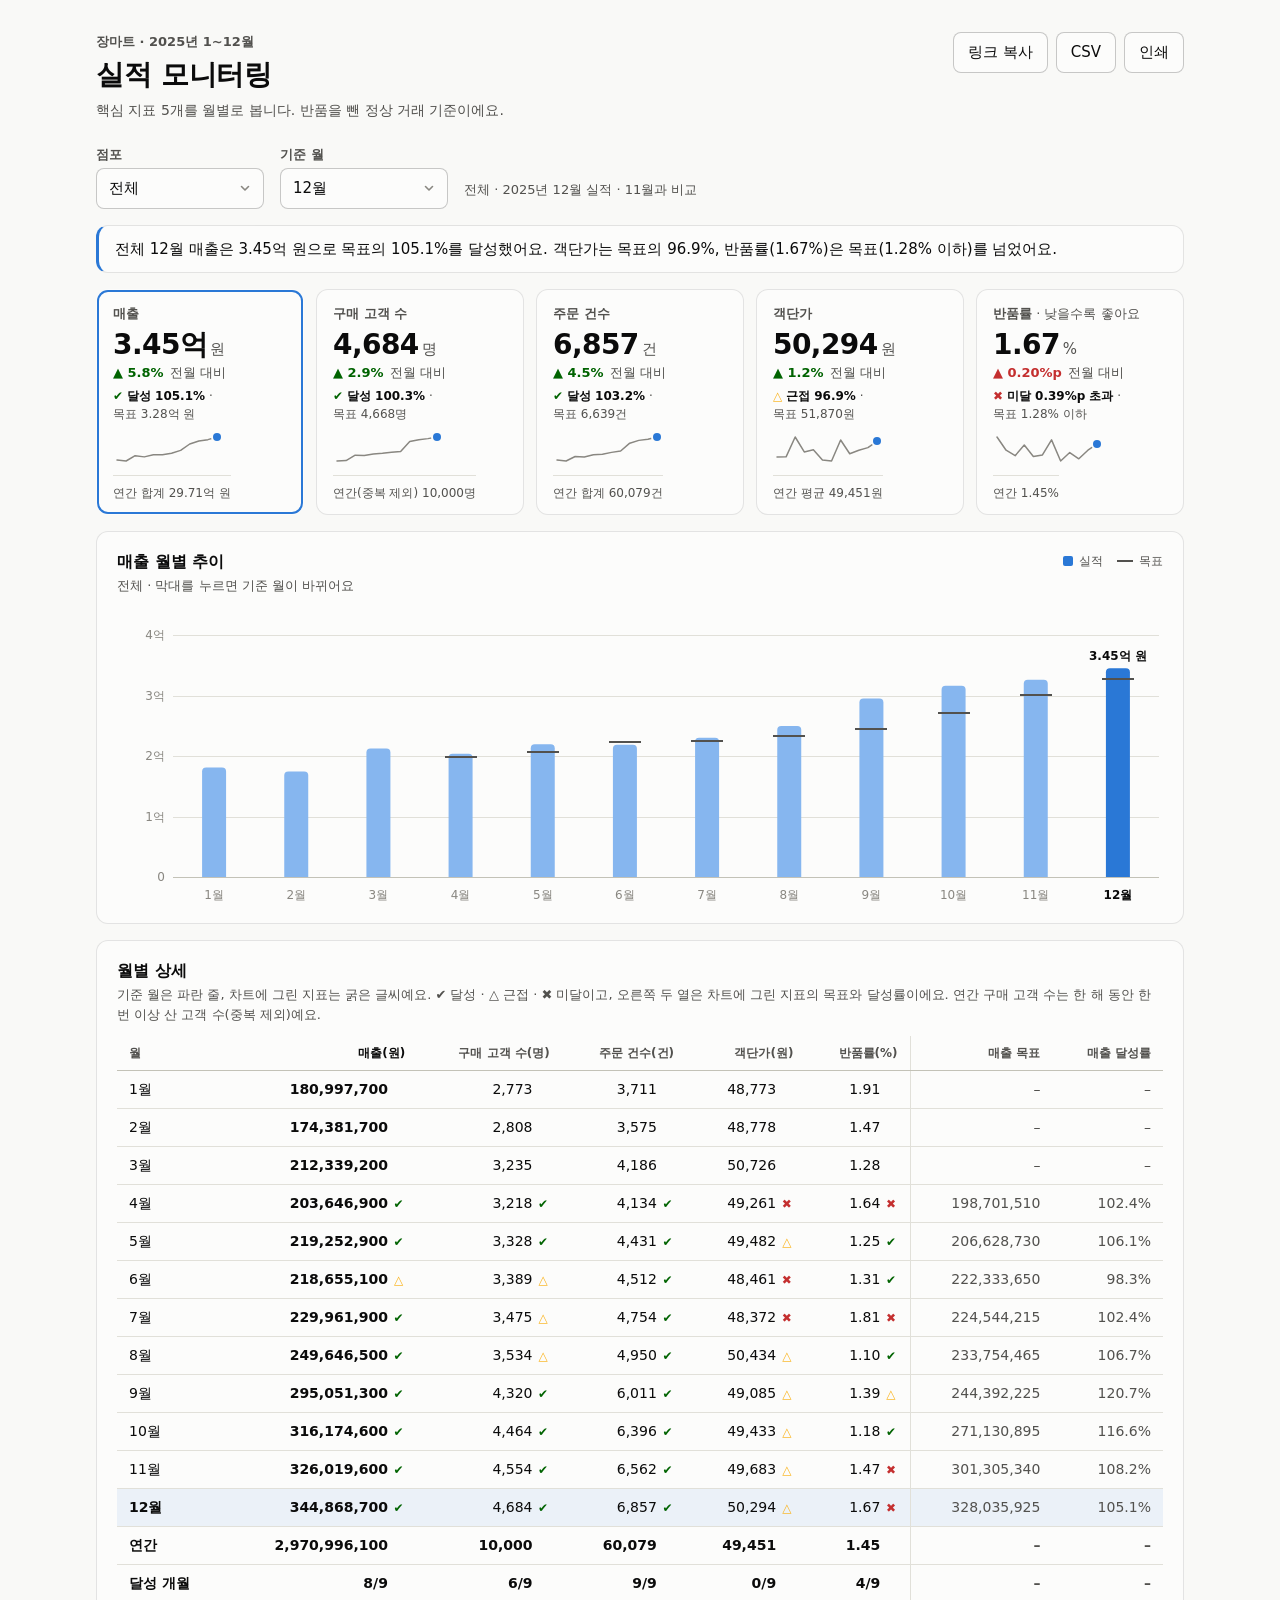
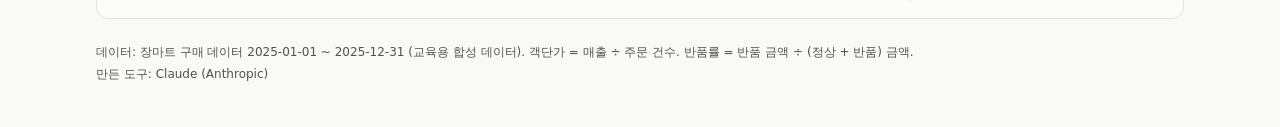
<file: dashboard_claude/index.html>
<!doctype html>
<!-- 작성: Claude (Anthropic) · 장마트 실적 모니터링 대시보드 -->
<html lang="ko">
<head>
  <meta charset="utf-8">
  <meta name="viewport" content="width=device-width, initial-scale=1">
  <title>장마트 실적 모니터링</title>
  <meta name="description" content="장마트 2025년 월별 핵심 실적 5개: 매출, 구매 고객 수, 주문 건수, 객단가, 반품률">
  <meta name="generator" content="Claude (Anthropic)">
  <link rel="icon" href="data:image/svg+xml,%3Csvg xmlns='http://www.w3.org/2000/svg' viewBox='0 0 16 16'%3E%3Crect x='1' y='8' width='4' height='7' rx='1' fill='%2386b6ef'/%3E%3Crect x='6' y='5' width='4' height='10' rx='1' fill='%2386b6ef'/%3E%3Crect x='11' y='1' width='4' height='14' rx='1' fill='%232a78d6'/%3E%3C/svg%3E">
  <link rel="stylesheet" href="style.css">
</head>
<body>
  <div class="page">
    <!-- 제목과 설명을 바꾸려면 이 부분을 고치세요 -->
    <header class="page-header">
      <div class="title-block">
        <p class="eyebrow">장마트 · 2025년 1~12월</p>
        <h1>실적 모니터링</h1>
        <p class="subtitle">핵심 지표 5개를 월별로 봅니다. 반품을 뺀 정상 거래 기준이에요.</p>
      </div>
      <div class="toolbar">
        <button id="btn-link" class="tool-btn" type="button">링크 복사</button>
        <button id="btn-csv" class="tool-btn" type="button">CSV</button>
        <button id="btn-print" class="tool-btn" type="button">인쇄</button>
        <span id="link-status" role="status"></span>
        <input id="link-fallback" readonly hidden aria-label="공유 링크">
      </div>
    </header>

    <!-- 화면에서는 숨기고 인쇄할 때만 보여요. 내용은 script.js가 인쇄 직전에 채웁니다 -->
    <p class="print-only" id="print-conditions"></p>

    <section class="filters" aria-label="조회 조건">
      <label class="field">
        <span>점포</span>
        <select id="segment"></select>
      </label>
      <label class="field">
        <span>기준 월</span>
        <select id="month"></select>
      </label>
      <p class="filter-note" id="filter-note" aria-live="polite"></p>
    </section>

    <p class="summary" id="summary" aria-live="polite"></p>

    <section class="kpis" id="kpis" aria-label="핵심 지표 5개. 카드를 누르면 아래 차트가 그 지표로 바뀌어요"></section>

    <section class="card chart-card" id="chart-card">
      <div class="card-head chart-head">
        <div>
          <h2 id="chart-title">월별 추이</h2>
          <p class="card-sub" id="chart-sub"></p>
        </div>
        <ul class="legend" id="legend" aria-label="범례"></ul>
      </div>
      <div class="chart" id="chart"></div>
      <div class="tooltip" id="tooltip" hidden></div>
    </section>

    <section class="card table-card">
      <div class="card-head">
        <h2>월별 상세</h2>
        <p class="card-sub">기준 월은 파란 줄, 차트에 그린 지표는 굵은 글씨예요. ✔ 달성 · △ 근접 · ✖ 미달이고, 오른쪽 두 열은 차트에 그린 지표의 목표와 달성률이에요. 연간 구매 고객 수는 한 해 동안 한 번 이상 산 고객 수(중복 제외)예요.</p>
      </div>
      <div class="table-wrap">
        <table id="table"></table>
      </div>
    </section>

    <footer class="page-footer">
      <p>데이터: 장마트 구매 데이터 2025-01-01 ~ 2025-12-31 (교육용 합성 데이터). 객단가 = 매출 ÷ 주문 건수. 반품률 = 반품 금액 ÷ (정상 + 반품) 금액.</p>
      <p>만든 도구: Claude (Anthropic)<span class="print-only"> · <span id="print-date"></span></span></p>
    </footer>
  </div>

  <script src="data.js"></script>
  <script src="kpis.js"></script>
  <script src="targets.js"></script>
  <script src="share.js"></script>
  <script src="script.js"></script>
</body>
</html>
</file>
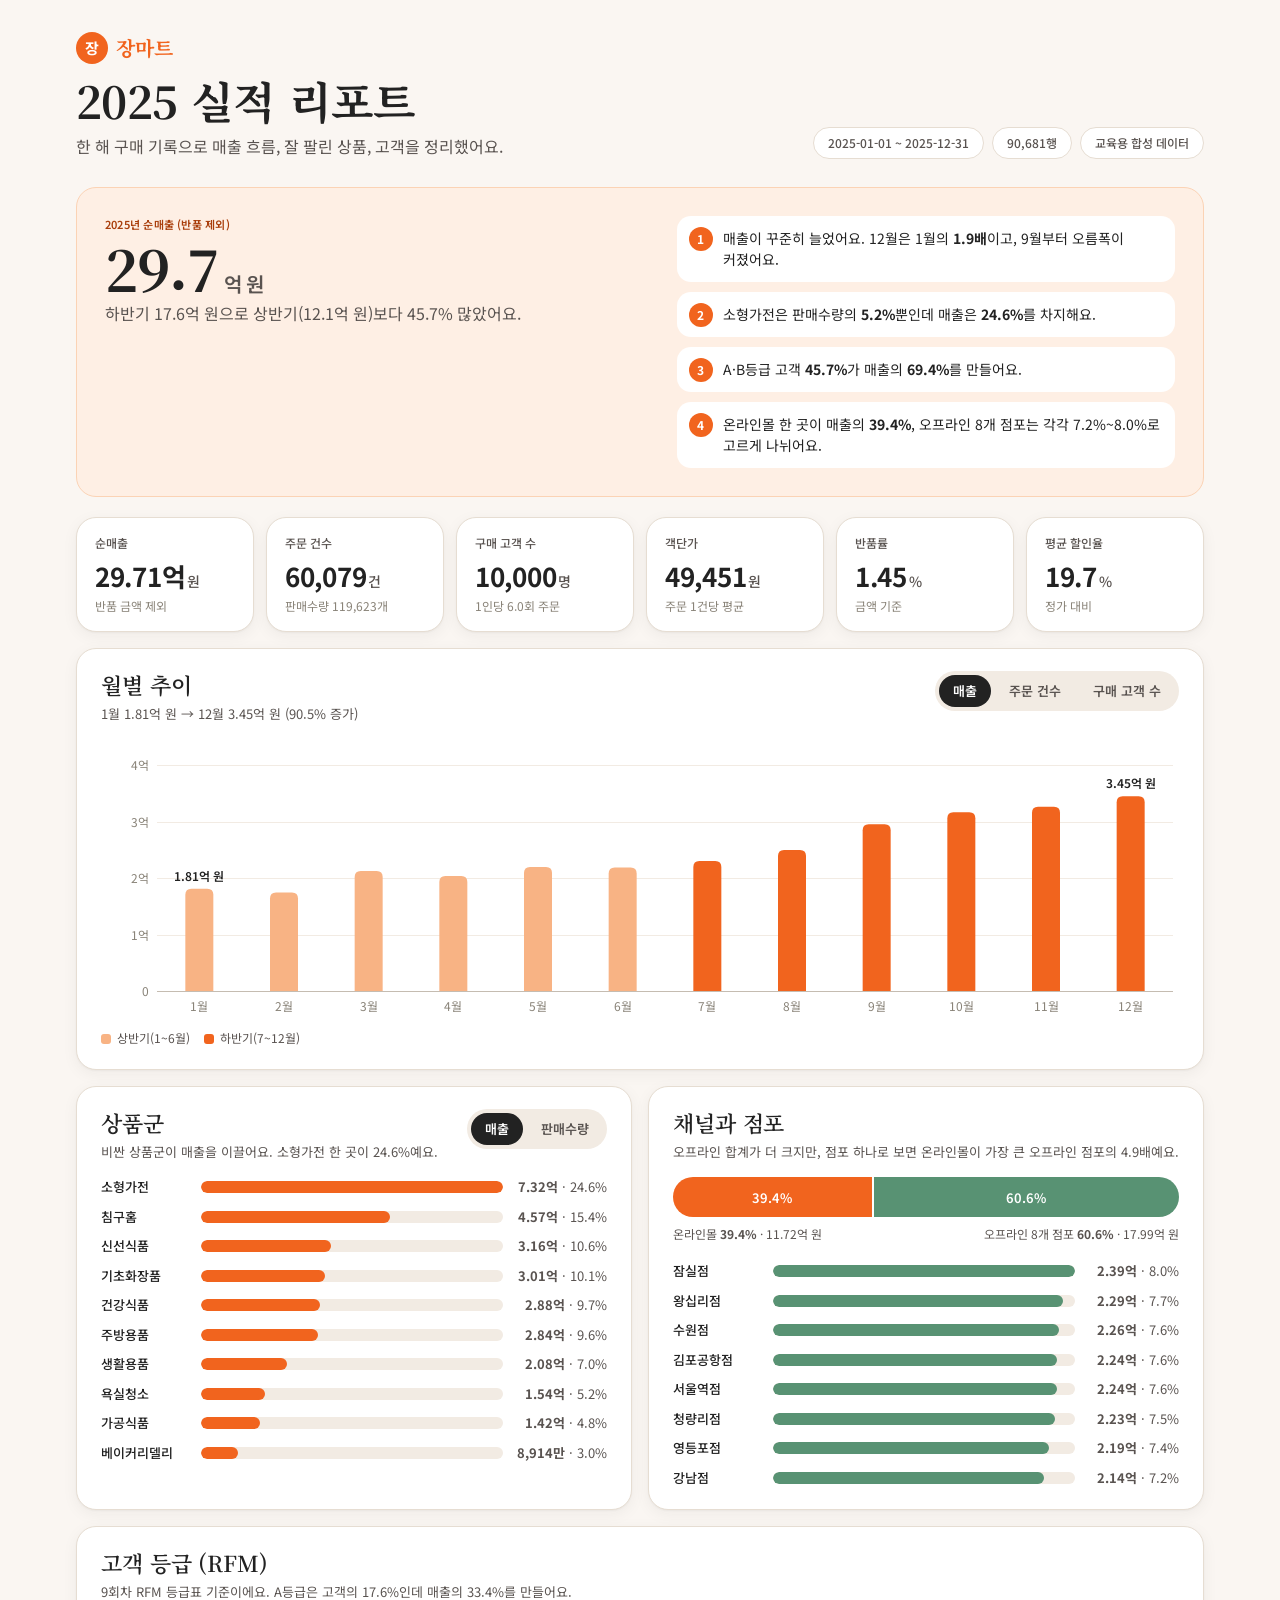
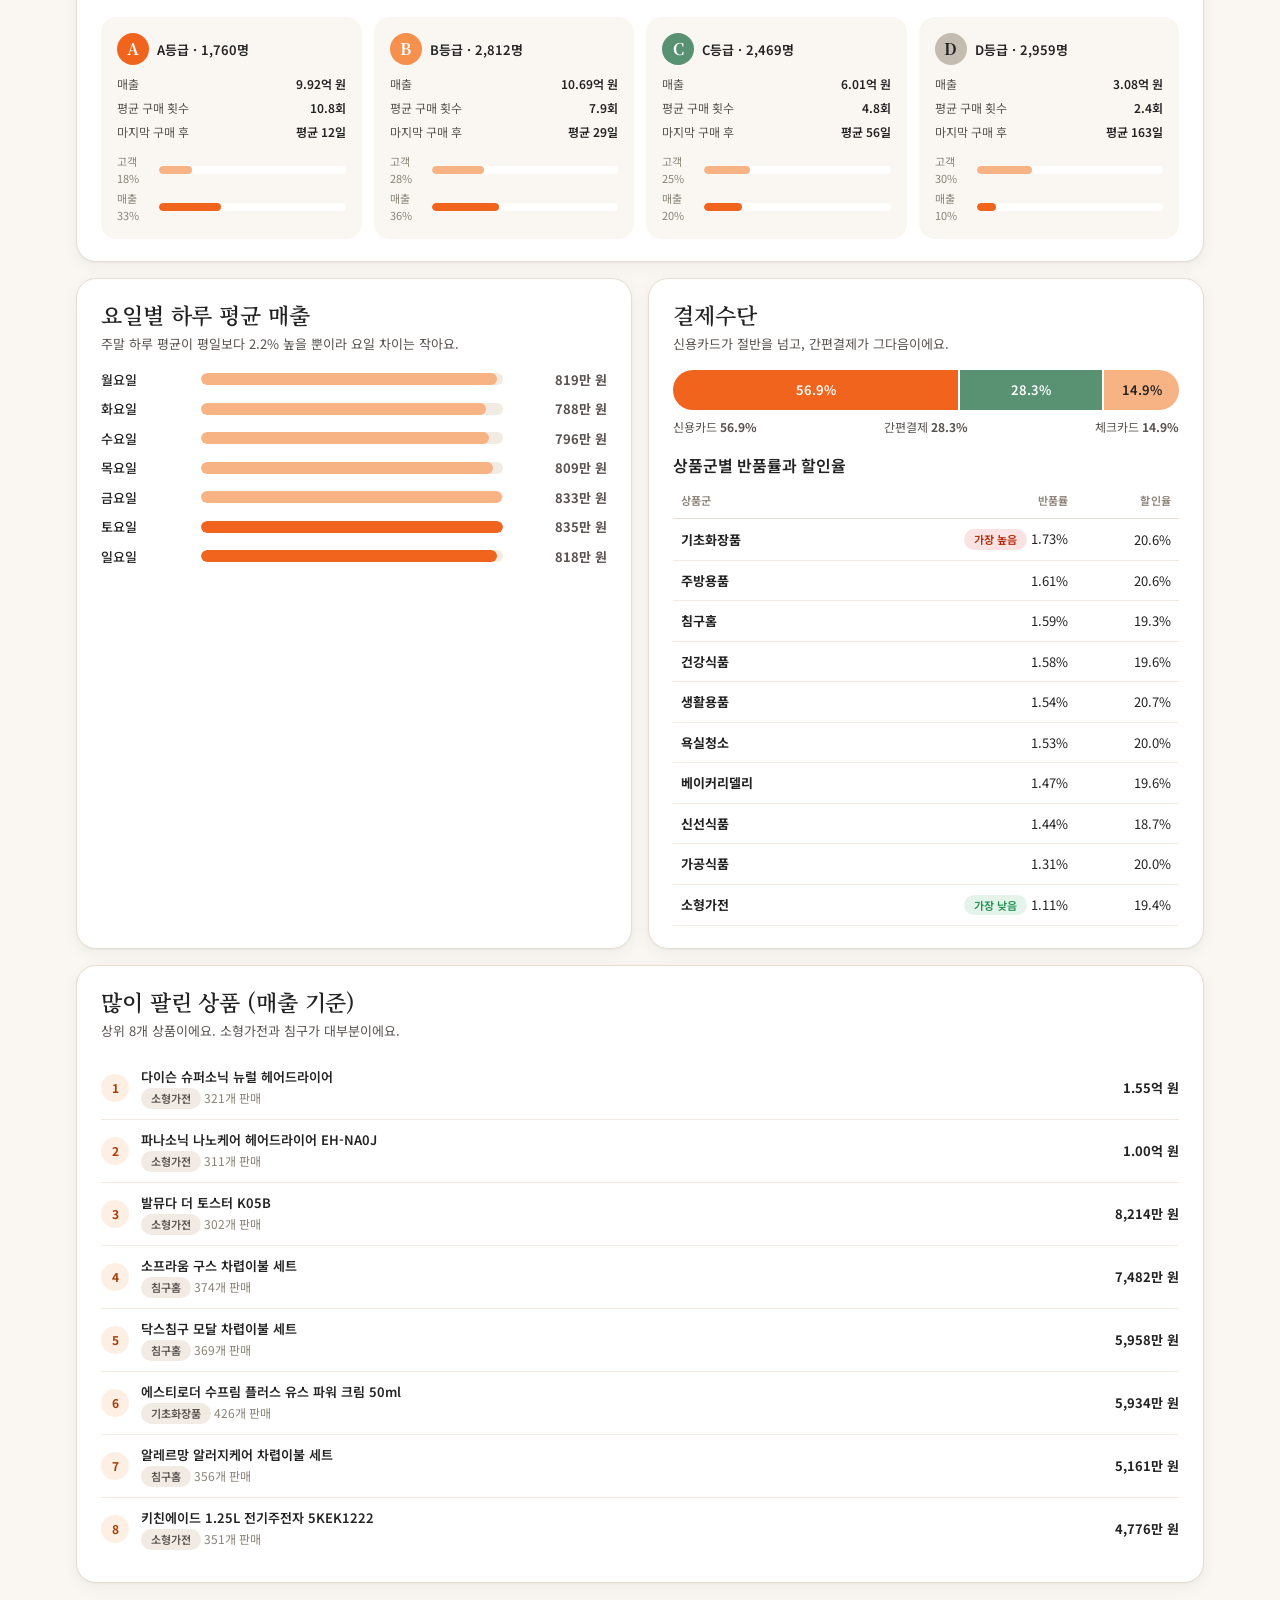
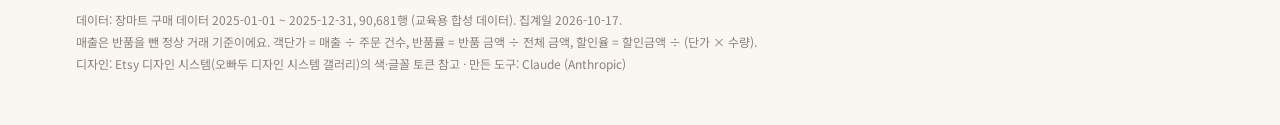
<file: dashboard_etsy/index.html>
<!doctype html>
<!-- 작성: Claude (Anthropic) · 장마트 2025 실적 리포트 (Etsy 디자인 시스템 양식) -->
<html lang="ko">
<head>
  <meta charset="utf-8">
  <meta name="viewport" content="width=device-width, initial-scale=1">
  <title>장마트 실적 리포트</title>
  <meta name="description" content="장마트 2025년 구매 데이터 분석: 월별 실적, 상품군, 채널·점포, 고객 등급, 요일, 결제수단">
  <meta name="generator" content="Claude (Anthropic)">
  <link rel="preconnect" href="https://fonts.googleapis.com">
  <link rel="preconnect" href="https://fonts.gstatic.com" crossorigin>
  <link rel="stylesheet" href="https://fonts.googleapis.com/css2?family=Noto+Sans+KR:wght@400;500;600;700&family=Noto+Serif+KR:wght@600;700&display=swap">
  <link rel="stylesheet" href="style.css">
</head>
<body>
  <div class="page">
    <!-- 제목과 설명을 바꾸려면 이 부분을 고치세요 -->
    <header class="masthead">
      <div>
        <p class="brand"><span class="brand-mark" aria-hidden="true">장</span>장마트</p>
        <h1>2025 실적 리포트</h1>
        <p class="lede">한 해 구매 기록으로 매출 흐름, 잘 팔린 상품, 고객을 정리했어요.</p>
      </div>
      <ul class="chips" id="chips" aria-label="데이터 정보"></ul>
    </header>

    <section class="hero" aria-labelledby="hero-label">
      <div>
        <p class="hero-label" id="hero-label">2025년 순매출 (반품 제외)</p>
        <p class="hero-number" id="hero-number"></p>
        <p class="hero-sub" id="hero-sub"></p>
      </div>
      <ol class="findings" id="findings" aria-label="핵심 발견"></ol>
    </section>

    <section class="kpis" id="kpis" aria-label="핵심 지표"></section>

    <section class="card" aria-labelledby="monthly-title">
      <div class="card-head">
        <div>
          <h2 id="monthly-title">월별 추이</h2>
          <p class="card-sub" id="monthly-sub"></p>
        </div>
        <div class="tabs" role="tablist" aria-label="월별 지표" id="monthly-tabs"></div>
      </div>
      <div class="chart-wrap">
        <div class="chart" id="monthly-chart"></div>
        <div class="tooltip" id="tooltip" hidden></div>
      </div>
      <ul class="legend">
        <li><i style="background: var(--color-primary-200)"></i>상반기(1~6월)</li>
        <li><i style="background: var(--color-primary-500)"></i>하반기(7~12월)</li>
      </ul>
    </section>

    <div class="grid-2">
      <section class="card" aria-labelledby="cat-title">
        <div class="card-head">
          <div>
            <h2 id="cat-title">상품군</h2>
            <p class="card-sub" id="cat-sub"></p>
          </div>
          <div class="tabs" role="tablist" aria-label="상품군 지표" id="cat-tabs"></div>
        </div>
        <ul class="bars" id="cat-bars"></ul>
      </section>

      <section class="card" aria-labelledby="ch-title">
        <div class="card-head">
          <div>
            <h2 id="ch-title">채널과 점포</h2>
            <p class="card-sub" id="ch-sub"></p>
          </div>
        </div>
        <div class="split" id="channel-split"></div>
        <div class="split-legend" id="channel-legend"></div>
        <ul class="bars" id="store-bars"></ul>
      </section>
    </div>

    <section class="card" aria-labelledby="rfm-title">
      <div class="card-head">
        <div>
          <h2 id="rfm-title">고객 등급 (RFM)</h2>
          <p class="card-sub" id="rfm-sub"></p>
        </div>
      </div>
      <div class="grades" id="grades"></div>
    </section>

    <div class="grid-2">
      <section class="card" aria-labelledby="wd-title">
        <div class="card-head">
          <div>
            <h2 id="wd-title">요일별 하루 평균 매출</h2>
            <p class="card-sub" id="wd-sub"></p>
          </div>
        </div>
        <ul class="bars" id="wd-bars"></ul>
      </section>

      <section class="card" aria-labelledby="pay-title">
        <div class="card-head">
          <div>
            <h2 id="pay-title">결제수단</h2>
            <p class="card-sub" id="pay-sub"></p>
          </div>
        </div>
        <div class="split" id="pay-split"></div>
        <div class="split-legend" id="pay-legend"></div>
        <h3 class="subhead">상품군별 반품률과 할인율</h3>
        <div class="table-wrap">
          <table id="cat-table"></table>
        </div>
      </section>
    </div>

    <section class="card" aria-labelledby="top-title">
      <div class="card-head">
        <div>
          <h2 id="top-title">많이 팔린 상품 (매출 기준)</h2>
          <p class="card-sub">상위 8개 상품이에요. 소형가전과 침구가 대부분이에요.</p>
        </div>
      </div>
      <ol class="products" id="products"></ol>
    </section>

    <footer class="footer">
      <p id="footer-data"></p>
      <p>매출은 반품을 뺀 정상 거래 기준이에요. 객단가 = 매출 ÷ 주문 건수, 반품률 = 반품 금액 ÷ 전체 금액, 할인율 = 할인금액 ÷ (단가 × 수량).</p>
      <p>디자인: Etsy 디자인 시스템(오빠두 디자인 시스템 갤러리)의 색·글꼴 토큰 참고 · 만든 도구: Claude (Anthropic)</p>
    </footer>
  </div>

  <script src="data.js"></script>
  <script src="app.js"></script>
</body>
</html>
</file>
<file: dashboard_claude/style.css>
/* 작성: Claude (Anthropic) · 장마트 실적 모니터링 대시보드 스타일 */

/* ---- 색과 글꼴: 여기 값만 바꾸면 화면 전체 색이 바뀝니다 ---- */
:root {
  color-scheme: light;
  --page: #f9f9f7;
  --surface: #fcfcfb;
  --surface-raised: #ffffff;
  --text-1: #0b0b0b;
  --text-2: #52514e;
  --text-3: #898781;
  --grid: #e1e0d9;
  --axis: #c3c2b7;
  --border: rgba(11, 11, 11, 0.10);
  --border-strong: rgba(11, 11, 11, 0.22);
  --accent: #2a78d6;
  --bar-muted: #86b6ef;
  --wash: rgba(42, 120, 214, 0.08);
  --good: #006300;
  --bad: #c42f2f;
  --target: #52514e;
  --warn: #fab219;
  --font: system-ui, -apple-system, "Segoe UI", "Malgun Gothic", "Apple SD Gothic Neo", sans-serif;
}

@media (prefers-color-scheme: dark) {
  :root:not([data-theme="light"]) {
    color-scheme: dark;
    --page: #0d0d0d;
    --surface: #1a1a19;
    --surface-raised: #242423;
    --text-1: #f0efec;
    --text-2: #c3c2b7;
    --text-3: #898781;
    --grid: #2c2c2a;
    --axis: #383835;
    --border: rgba(255, 255, 255, 0.10);
    --border-strong: rgba(255, 255, 255, 0.24);
    --accent: #3987e5;
    --bar-muted: #184f95;
    --wash: rgba(57, 135, 229, 0.14);
    --good: #0ca30c;
    --bad: #ef6b6b;
    --target: #c3c2b7;
    --warn: #fab219;
  }
}

:root[data-theme="dark"] {
  color-scheme: dark;
  --page: #0d0d0d;
  --surface: #1a1a19;
  --surface-raised: #242423;
  --text-1: #f0efec;
  --text-2: #c3c2b7;
  --text-3: #898781;
  --grid: #2c2c2a;
  --axis: #383835;
  --border: rgba(255, 255, 255, 0.10);
  --border-strong: rgba(255, 255, 255, 0.24);
  --accent: #3987e5;
  --bar-muted: #184f95;
  --wash: rgba(57, 135, 229, 0.14);
  --good: #0ca30c;
  --bad: #ef6b6b;
  --target: #c3c2b7;
  --warn: #fab219;
}

/* ---- 기본 ---- */
* { box-sizing: border-box; }

body {
  margin: 0;
  background: var(--page);
  color: var(--text-1);
  font-family: var(--font);
  font-size: 15px;
  line-height: 1.5;
  word-break: keep-all;
  overflow-wrap: break-word;
  -webkit-text-size-adjust: 100%;
}

.nowrap { white-space: nowrap; }

/* 인쇄할 때만 보이는 글 */
.print-only { display: none; }

.page {
  max-width: 1120px;
  margin: 0 auto;
  padding: 32px 16px 40px;
}

.sr-only {
  position: absolute;
  width: 1px;
  height: 1px;
  overflow: hidden;
  clip: rect(0 0 0 0);
  white-space: nowrap;
}

/* ---- 머리글 ---- */
.page-header {
  display: flex;
  flex-wrap: wrap;
  align-items: flex-start;
  justify-content: space-between;
  gap: 12px 16px;
}

.toolbar {
  position: relative;
  display: flex;
  flex-wrap: wrap;
  align-items: center;
  gap: 8px;
}

.tool-btn {
  padding: 8px 14px;
  font: inherit;
  font-size: 15px;
  color: var(--text-1);
  background: var(--surface);
  border: 1px solid var(--border-strong);
  border-radius: 8px;
  cursor: pointer;
}

.tool-btn:focus-visible,
#link-fallback:focus-visible {
  outline: 2px solid var(--accent);
  outline-offset: 2px;
}

/* 상태 글과 대체 입력칸은 버튼 줄 아래에 띄워 둬서 나타나도 버튼이 움직이지 않아요 */
#link-status {
  position: absolute;
  top: 100%;
  right: 0;
  margin-top: 4px;
  font-size: 13px;
  white-space: nowrap;
  color: var(--text-2);
}

#link-fallback {
  position: absolute;
  top: 100%;
  right: 0;
  z-index: 3;
  width: min(420px, calc(100vw - 32px));
  margin-top: 4px;
  min-width: 0;
  padding: 8px 12px;
  font: inherit;
  font-size: 13px;
  color: var(--text-1);
  background: var(--surface);
  border: 1px solid var(--border-strong);
  border-radius: 8px;
}

#link-fallback[hidden] { display: none; }

.eyebrow {
  margin: 0;
  font-size: 13px;
  font-weight: 600;
  color: var(--text-2);
}

.page-header h1 {
  margin: 2px 0 4px;
  font-size: 28px;
  font-weight: 700;
  letter-spacing: -0.01em;
}

.subtitle {
  margin: 0;
  font-size: 14px;
  color: var(--text-2);
}

/* ---- 조회 조건 ---- */
.filters {
  display: flex;
  flex-wrap: wrap;
  align-items: flex-end;
  gap: 12px 16px;
  margin: 24px 0 16px;
}

.field {
  display: flex;
  flex-direction: column;
  gap: 4px;
  font-size: 13px;
  font-weight: 600;
  color: var(--text-2);
}

.field select {
  min-width: 168px;
  padding: 8px 36px 8px 12px;
  font: inherit;
  font-size: 15px;
  font-weight: 400;
  color: var(--text-1);
  background: var(--surface) url("data:image/svg+xml,%3Csvg xmlns='http://www.w3.org/2000/svg' width='12' height='12' viewBox='0 0 12 12'%3E%3Cpath d='M2.5 4.5 6 8l3.5-3.5' fill='none' stroke='%23898781' stroke-width='1.6' stroke-linecap='round' stroke-linejoin='round'/%3E%3C/svg%3E") no-repeat right 12px center;
  border: 1px solid var(--border-strong);
  border-radius: 8px;
  appearance: none;
  cursor: pointer;
}

.field select:focus-visible {
  outline: 2px solid var(--accent);
  outline-offset: 2px;
}

.filter-note {
  margin: 0 0 9px;
  font-size: 13px;
  color: var(--text-2);
}

/* ---- 한 줄 요약 ---- */
.summary {
  margin: 0 0 16px;
  padding: 12px 16px;
  font-size: 15px;
  color: var(--text-1);
  background: var(--surface);
  border: 1px solid var(--border);
  border-left: 3px solid var(--accent);
  border-radius: 12px;
}

/* 요약 문장이 없으면 빈 상자를 보여 주지 않아요 */
.summary:empty { display: none; }

/* ---- KPI 카드 5개 ---- */
.kpis {
  display: grid;
  grid-template-columns: repeat(auto-fit, minmax(150px, 1fr));
  gap: 12px;
}

@media (min-width: 1000px) {
  .kpis { grid-template-columns: repeat(5, 1fr); }
}

.kpi {
  display: flex;
  flex-direction: column;
  gap: 2px;
  min-width: 0;
  padding: 14px 16px 12px;
  font: inherit;
  color: inherit;
  text-align: left;
  background: var(--surface);
  border: 1px solid var(--border);
  border-radius: 12px;
  cursor: pointer;
  appearance: none;
}

.kpi:hover { border-color: var(--border-strong); }

.kpi[aria-pressed="true"] {
  border-color: transparent;
  box-shadow: inset 0 0 0 2px var(--accent);
}

.kpi:focus-visible {
  outline: 2px solid var(--accent);
  outline-offset: 2px;
}

.kpi-label {
  font-size: 13px;
  font-weight: 600;
  color: var(--text-2);
}

.kpi-hint { font-weight: 400; }

.kpi-value {
  margin-top: 2px;
  font-size: 28px;
  font-weight: 600;
  line-height: 1.2;
  letter-spacing: -0.02em;
  white-space: nowrap;
}

.kpi-unit {
  margin-left: 3px;
  font-size: 15px;
  font-weight: 500;
  letter-spacing: 0;
  color: var(--text-2);
}

.kpi-delta {
  font-size: 13px;
  font-weight: 600;
}

.kpi-vs {
  margin-left: 6px;
  font-weight: 400;
  color: var(--text-2);
}

/* 목표 줄: 판정 기호·글자·달성률은 붙여 두고 ' · ' 뒤에서 줄을 바꿔요 */
.kpi-target {
  margin-top: 2px;
  font-size: 12px;
  color: var(--target);
}

.kpi-target.is-none { color: var(--text-2); }
.kpi-judge,
.kpi-goal { white-space: nowrap; }
.kpi-judge-text { font-weight: 600; color: var(--text-1); }
.lv-good { color: var(--good); }
.lv-near { color: var(--warn); }
.lv-bad { color: var(--bad); }

.is-good { color: var(--good); }
.is-bad { color: var(--bad); }
.is-flat { color: var(--text-2); }

.spark {
  position: relative;
  display: block;
  height: 32px;
  margin: 8px 4px 4px;
}

.spark svg {
  display: block;
  width: 100%;
  height: 100%;
  overflow: visible;
}

.spark path {
  fill: none;
  stroke: var(--text-3);
  stroke-width: 1.5;
  stroke-linejoin: round;
  stroke-linecap: round;
  vector-effect: non-scaling-stroke;
}

.spark-dot {
  position: absolute;
  width: 8px;
  height: 8px;
  border-radius: 50%;
  background: var(--accent);
  box-shadow: 0 0 0 2px var(--surface);
  transform: translate(-50%, -50%);
}

.kpi-year {
  margin-top: 4px;
  padding-top: 8px;
  font-size: 12px;
  color: var(--text-2);
  border-top: 1px solid var(--grid);
}

/* ---- 카드 공통 ---- */
.card {
  margin-top: 16px;
  padding: 18px 20px 16px;
  background: var(--surface);
  border: 1px solid var(--border);
  border-radius: 12px;
}

.card-head h2 {
  margin: 0;
  font-size: 16px;
  font-weight: 600;
}

.card-sub {
  margin: 2px 0 0;
  font-size: 13px;
  color: var(--text-2);
}

/* ---- 막대 차트 ---- */
.chart-card { position: relative; }

/* 범례는 제목 줄 오른쪽에, 좁은 화면에서는 제목 아래에 둬요 */
.chart-head {
  display: flex;
  flex-wrap: wrap;
  align-items: flex-start;
  justify-content: space-between;
  gap: 8px 16px;
}

.legend {
  display: flex;
  flex-wrap: wrap;
  gap: 4px 14px;
  margin: 2px 0 0;
  padding: 0;
  list-style: none;
  font-size: 12px;
  color: var(--text-2);
}

.lg-item {
  display: inline-flex;
  align-items: center;
  gap: 6px;
}

.lg-bar {
  width: 10px;
  height: 10px;
  border-radius: 2px;
  background: var(--accent);
}

.lg-line {
  width: 16px;
  height: 2px;
  background: var(--target);
}

.chart {
  margin-top: 12px;
  min-height: 300px;
}

.chart svg {
  display: block;
  overflow: visible;
}

.chart .gridline {
  stroke: var(--grid);
  stroke-width: 1;
  shape-rendering: crispEdges;
}

.chart .baseline {
  stroke: var(--axis);
  stroke-width: 1;
  shape-rendering: crispEdges;
}

.chart .tick {
  font-size: 12px;
  font-variant-numeric: tabular-nums;
  fill: var(--text-3);
}

.chart .tick.is-current {
  font-weight: 600;
  fill: var(--text-1);
}

.chart .bar {
  fill: var(--bar-muted);
  transition: opacity 0.12s;
}

.chart .bar.is-selected { fill: var(--accent); }
.chart .bar.is-hover { opacity: 0.75; }

.chart .target-mark {
  stroke: var(--target);
  stroke-width: 2;
  shape-rendering: crispEdges;
  pointer-events: none;
}

.chart .value-label {
  font-size: 12px;
  font-weight: 600;
  fill: var(--text-1);
}

.chart .hit {
  fill: transparent;
  cursor: pointer;
  outline: none;
}

.chart .hit:focus-visible {
  stroke: var(--accent);
  stroke-width: 2;
}

.tooltip {
  position: absolute;
  z-index: 2;
  min-width: 150px;
  padding: 8px 12px;
  font-size: 13px;
  white-space: nowrap;
  pointer-events: none;
  background: var(--surface-raised);
  border: 1px solid var(--border);
  border-radius: 8px;
  box-shadow: 0 6px 20px rgba(0, 0, 0, 0.14);
}

.tt-title { font-size: 12px; color: var(--text-2); }

.tt-value {
  font-size: 16px;
  font-weight: 600;
  color: var(--text-1);
}

.tt-delta { font-weight: 600; }

.tt-target {
  margin-top: 2px;
  font-size: 12px;
  color: var(--text-2);
}

/* ---- 월별 표 ---- */
.table-wrap {
  position: relative; /* 칸 안의 보조 기기용 글자(.sr-only)가 표 상자 밖으로 새지 않게 */
  margin-top: 12px;
  overflow-x: auto;
}

.table-wrap table {
  width: 100%;
  min-width: 620px;
  border-collapse: collapse;
  font-size: 14px;
  font-variant-numeric: tabular-nums;
}

.table-wrap th,
.table-wrap td {
  padding: 8px 12px;
  text-align: right;
  white-space: nowrap;
  border-bottom: 1px solid var(--grid);
}

.table-wrap th:first-child { text-align: left; }

.table-wrap thead th {
  font-size: 12px;
  font-weight: 600;
  color: var(--text-2);
  border-bottom-color: var(--axis);
}

.table-wrap tbody th { font-weight: 400; }

.table-wrap .is-active { font-weight: 700; }
.table-wrap thead .is-active { color: var(--text-1); }

.table-wrap tbody tr.is-selected { background: var(--wash); }
.table-wrap tbody tr.is-selected th { font-weight: 600; }

.table-wrap tfoot th,
.table-wrap tfoot td {
  font-weight: 600;
  border-top: 1px solid var(--axis);
  border-bottom: 0;
}

/* 바닥 두 줄('연간', '달성 개월')은 한 덩어리로 보이게 둘째 줄 위 선은 옅게 */
.table-wrap tfoot tr + tr th,
.table-wrap tfoot tr + tr td {
  border-top: 1px solid var(--grid);
}

/* 목표·달성률 열은 실적 열과 구분해서 한 칸 띄우고 글자를 보조 색으로 */
.table-wrap .is-target { color: var(--text-2); }
.table-wrap thead th.is-target { color: var(--text-2); }
.table-wrap th.is-target:nth-last-child(2),
.table-wrap td.is-target:nth-last-child(2) { border-left: 1px solid var(--grid); }

/* 판정 기호: 색은 .lv-good / .lv-near / .lv-bad가 정해요.
   폭을 고정해 두고 기호가 없는 칸에도 빈 칸을 넣어서 오른쪽 맞춤 숫자가 줄을 맞춰요 */
.lv {
  display: inline-block;
  width: 1.1em;
  text-align: center;
  margin-left: 4px;
  font-size: 12px;
  font-weight: 600;
}

/* ---- 바닥글 ---- */
.page-footer {
  margin-top: 24px;
  font-size: 12px;
  color: var(--text-2);
}

.page-footer p { margin: 0 0 4px; }

.load-error {
  grid-column: 1 / -1;
  padding: 16px;
  color: var(--bad);
  background: var(--surface);
  border: 1px solid var(--border);
  border-radius: 12px;
}

@media (max-width: 520px) {
  .page { padding-top: 24px; }
  .page-header h1 { font-size: 24px; }
  .page-header { flex-direction: column; }
  .toolbar { width: 100%; }
  .card { padding: 16px 14px 14px; }
  .field { flex: 1 1 140px; }
  .field select { width: 100%; min-width: 0; }
  .kpi-value { font-size: 24px; }
}

@media (forced-colors: active) {
  .chart .bar { fill: GrayText; }
  .chart .bar.is-selected { fill: Highlight; }
  .spark-dot { background: Highlight; }
  .chart .target-mark { stroke: CanvasText; }
  .lg-bar { background: Highlight; }
  .lg-line { background: CanvasText; }
}

@media (prefers-reduced-motion: reduce) {
  .chart .bar { transition: none; }
}

/* ---- 인쇄·PDF: A4 가로 2장 (1장 요약·카드·차트, 2장 월별 표) ---- */
@media print {
  @page { size: A4 landscape; margin: 12mm; }

  /* 어두운 모드여도 인쇄는 밝은 색으로 */
  :root,
  :root:not([data-theme="light"]),
  :root[data-theme="dark"] {
    color-scheme: light;
    --page: #ffffff;
    --surface: #ffffff;
    --surface-raised: #ffffff;
    --text-1: #0b0b0b;
    --text-2: #52514e;
    --text-3: #898781;
    --grid: #e1e0d9;
    --axis: #c3c2b7;
    --border: rgba(11, 11, 11, 0.10);
    --border-strong: rgba(11, 11, 11, 0.22);
    --accent: #2a78d6;
    --bar-muted: #86b6ef;
    --wash: rgba(42, 120, 214, 0.08);
    --good: #006300;
    --bad: #c42f2f;
    --target: #52514e;
    --warn: #fab219;
  }

  body { background: #fff; font-size: 13px; }
  .page { max-width: none; padding: 0; }

  .toolbar,
  .filters,
  .tooltip,
  #link-fallback { display: none !important; }

  .print-only { display: block; }
  span.print-only { display: inline; }
  #print-conditions {
    margin: 8px 0 12px;
    font-size: 13px;
    font-weight: 600;
    color: var(--text-1);
  }

  * { box-shadow: none !important; }
  .kpi[aria-pressed="true"] { border: 2px solid var(--accent); }

  .kpi,
  .summary { break-inside: avoid; }

  .chart { min-height: 0; }
  .chart svg { width: 100%; height: auto; }

  .table-card { break-before: page; margin-top: 0; }
  .table-wrap { overflow: visible; }
  .table-wrap table { min-width: 0; }


  /* 한 장에 들어가도록 간격과 크기를 줄여요 (화면 모양은 그대로) */
  .page-header h1 { margin: 0 0 2px; font-size: 22px; }
  .page-header { gap: 0; }
  .subtitle { font-size: 12px; }
  #print-conditions { margin: 4px 0 8px; }
  .summary { margin: 0 0 8px; padding: 8px 12px; font-size: 13px; }
  .kpis { gap: 8px; }
  .kpi { padding: 8px 10px 8px; }
  .kpi-value { font-size: 22px; }
  .spark { display: none; }
  .kpi-year { margin-top: 2px; padding-top: 4px; }
  .card { margin-top: 8px; padding: 10px 14px 10px; }
  .chart-card { break-inside: avoid; }
  .chart { margin-top: 6px; }
  .chart svg { max-height: 230px; }
  .table-wrap { margin-top: 6px; }
  .table-wrap th,
  .table-wrap td { padding: 4px 10px; }
  .table-wrap table { font-size: 12px; }
  .page-footer { margin-top: 8px; }

  .chart .bar,
  .chart .target-mark,
  .lg-bar,
  .lg-line,
  .lv-icon,
  .lv,
  .spark-dot,
  .table-wrap tbody tr.is-selected {
    -webkit-print-color-adjust: exact;
    print-color-adjust: exact;
  }
}
</file>
<file: dashboard_etsy/style.css>
/* 작성: Claude (Anthropic) · 장마트 2025 실적 리포트 스타일
   색·글꼴은 Etsy 디자인 시스템(오빠두 디자인 시스템 갤러리)의 공개 토큰을 따랐습니다. */

:root {
  color-scheme: light;
  /* Primary - 오렌지 */
  --color-primary-50: #FEEFE4;
  --color-primary-100: #FBD3B5;
  --color-primary-200: #F8B384;
  --color-primary-300: #F5904D;
  --color-primary-500: #F1641E;
  --color-primary-600: #D44F0E;
  --color-primary-700: #A93D0A;
  /* Secondary - 세이지 */
  --color-secondary-500: #589273;
  --color-secondary-100: #DDEBE3;
  /* Neutral - 따뜻한 베이지 */
  --color-neutral-50: #FAF6F2;
  --color-neutral-100: #F2EBE3;
  --color-neutral-200: #E6DDD2;
  --color-neutral-300: #C5BCB1;
  /* Semantic */
  --color-success-bg: #E4F4EB;
  --color-success-fg: #1F8F4E;
  --color-error-bg: #FCE3E3;
  --color-error-fg: #B12704;
  /* Surface / Text / Border */
  --bg-base: #FFFFFF;
  --bg-subtle: #FAF6F2;
  --text-primary: #222222;
  --text-secondary: #595350;
  --text-tertiary: #898378;
  --text-on-primary: #FFFFFF;
  --border-default: #E6DDD2;
  --border-subtle: #F2EBE3;
  --border-strong: #C5BCB1;
  --border-focus: #F1641E;

  --radius-card: 20px;
  --radius-pill: 999px;
  --shadow-soft: 0 1px 2px rgba(34, 34, 34, 0.04), 0 4px 16px rgba(34, 34, 34, 0.05);
  --font-sans: "Pretendard", "Noto Sans KR", system-ui, -apple-system, "Segoe UI", "Malgun Gothic", sans-serif;
  --font-serif: "Noto Serif KR", "Domaine Display", Georgia, "Batang", serif;
}

* { box-sizing: border-box; }

body {
  margin: 0;
  background: var(--bg-subtle);
  color: var(--text-primary);
  font-family: var(--font-sans);
  font-size: 14px;
  line-height: 1.5;
  word-break: keep-all;
  overflow-wrap: break-word;
  -webkit-text-size-adjust: 100%;
}

.page {
  max-width: 1160px;
  margin: 0 auto;
  padding: 32px 16px 48px;
}

.sr-only {
  position: absolute;
  width: 1px;
  height: 1px;
  overflow: hidden;
  clip: rect(0 0 0 0);
  white-space: nowrap;
}

/* ---- 머리글 ---- */
.masthead {
  display: flex;
  flex-wrap: wrap;
  align-items: flex-end;
  justify-content: space-between;
  gap: 16px;
}

.brand {
  display: inline-flex;
  align-items: center;
  gap: 8px;
  margin: 0 0 12px;
  font-family: var(--font-serif);
  font-size: 20px;
  font-weight: 700;
  color: var(--color-primary-500);
}

.brand-mark {
  display: inline-grid;
  place-items: center;
  width: 32px;
  height: 32px;
  border-radius: 50%;
  background: var(--color-primary-500);
  color: var(--text-on-primary);
  font-family: var(--font-sans);
  font-size: 15px;
}

h1 {
  margin: 0;
  font-family: var(--font-serif);
  font-size: 44px;
  font-weight: 700;
  line-height: 1.1;
  letter-spacing: -0.015em;
}

.lede {
  margin: 10px 0 0;
  font-size: 16px;
  line-height: 1.55;
  color: var(--text-secondary);
}

.chips {
  display: flex;
  flex-wrap: wrap;
  gap: 8px;
  margin: 0;
  padding: 0;
  list-style: none;
}

.chip {
  padding: 6px 14px;
  font-size: 12px;
  font-weight: 500;
  color: var(--text-secondary);
  background: var(--bg-base);
  border: 1px solid var(--border-default);
  border-radius: var(--radius-pill);
}

/* ---- 핵심 발견 ---- */
.hero {
  display: grid;
  grid-template-columns: minmax(0, 1.1fr) minmax(0, 1fr);
  gap: 24px;
  margin-top: 28px;
  padding: 28px;
  background: var(--color-primary-50);
  border: 1px solid var(--color-primary-100);
  border-radius: var(--radius-card);
}

.hero-label {
  margin: 0;
  font-size: 11px;
  font-weight: 600;
  letter-spacing: 0.02em;
  color: var(--color-primary-700);
}

.hero-number {
  margin: 6px 0 4px;
  font-family: var(--font-serif);
  font-size: 56px;
  font-weight: 700;
  line-height: 1.05;
  letter-spacing: -0.015em;
}

.hero-number small {
  margin-left: 4px;
  font-family: var(--font-sans);
  font-size: 20px;
  font-weight: 600;
  color: var(--text-secondary);
}

.hero-sub {
  margin: 0;
  font-size: 16px;
  color: var(--text-secondary);
}

.findings {
  display: grid;
  gap: 10px;
  margin: 0;
  padding: 0;
  list-style: none;
  counter-reset: finding;
}

.findings li {
  position: relative;
  padding: 12px 14px 12px 46px;
  font-size: 14px;
  background: var(--bg-base);
  border-radius: 14px;
  counter-increment: finding;
}

.findings li::before {
  content: counter(finding);
  position: absolute;
  top: 11px;
  left: 12px;
  display: grid;
  place-items: center;
  width: 24px;
  height: 24px;
  font-size: 12px;
  font-weight: 700;
  color: var(--text-on-primary);
  background: var(--color-primary-500);
  border-radius: 50%;
}

.findings strong { font-weight: 700; }

/* ---- KPI ---- */
.kpis {
  display: grid;
  grid-template-columns: repeat(auto-fit, minmax(160px, 1fr));
  gap: 12px;
  margin-top: 20px;
}

.kpi {
  padding: 16px 18px;
  background: var(--bg-base);
  border: 1px solid var(--border-default);
  border-radius: var(--radius-card);
  box-shadow: var(--shadow-soft);
}

.kpi-label {
  margin: 0;
  font-size: 12px;
  font-weight: 500;
  color: var(--text-secondary);
}

.kpi-value {
  margin: 4px 0 2px;
  font-size: 26px;
  font-weight: 700;
  letter-spacing: -0.01em;
  white-space: nowrap;
}

.kpi-value small {
  margin-left: 2px;
  font-size: 14px;
  font-weight: 500;
  color: var(--text-secondary);
}

.kpi-note {
  margin: 0;
  font-size: 12px;
  color: var(--text-tertiary);
}

/* ---- 카드 ---- */
.grid-2 {
  display: grid;
  grid-template-columns: repeat(2, minmax(0, 1fr));
  gap: 16px;
}

.card {
  margin-top: 16px;
  padding: 22px 24px;
  background: var(--bg-base);
  border: 1px solid var(--border-default);
  border-radius: var(--radius-card);
  box-shadow: var(--shadow-soft);
  min-width: 0;
}

.grid-2 > .card { margin-top: 0; }
.grid-2 { margin-top: 16px; }

.card-head {
  display: flex;
  flex-wrap: wrap;
  align-items: flex-start;
  justify-content: space-between;
  gap: 8px 16px;
  margin-bottom: 16px;
}

.card h2 {
  margin: 0;
  font-family: var(--font-serif);
  font-size: 22px;
  font-weight: 600;
  line-height: 1.3;
  letter-spacing: -0.005em;
}

.card-sub {
  margin: 4px 0 0;
  font-size: 13px;
  color: var(--text-secondary);
}

/* 알약형 탭 */
.tabs {
  display: inline-flex;
  gap: 4px;
  padding: 4px;
  background: var(--color-neutral-100);
  border-radius: var(--radius-pill);
}

.tab {
  padding: 6px 14px;
  font: inherit;
  font-size: 13px;
  font-weight: 600;
  color: var(--text-secondary);
  background: transparent;
  border: 0;
  border-radius: var(--radius-pill);
  cursor: pointer;
}

.tab[aria-selected="true"] {
  color: var(--text-on-primary);
  background: var(--text-primary);
}

.tab:focus-visible,
.bar-hit:focus-visible {
  outline: 2px solid var(--border-focus);
  outline-offset: 2px;
}

/* ---- 월별 차트 ---- */
.chart-wrap { position: relative; }

.chart svg { display: block; width: 100%; height: auto; overflow: visible; }
.chart .grid { stroke: var(--border-subtle); stroke-width: 1; }
.chart .base { stroke: var(--border-strong); stroke-width: 1; }
.chart .tick { font-size: 12px; fill: var(--text-tertiary); font-variant-numeric: tabular-nums; }
.chart .bar { fill: var(--color-primary-200); }
.chart .bar.h2 { fill: var(--color-primary-500); }
.chart .bar.is-hover { fill: var(--color-primary-700); }
.chart .val { font-size: 12px; font-weight: 600; fill: var(--text-primary); }
.chart .half-label { font-size: 12px; font-weight: 600; fill: var(--text-secondary); }
.chart .bar-hit { fill: transparent; cursor: default; }

.legend {
  display: flex;
  flex-wrap: wrap;
  gap: 6px 14px;
  margin: 10px 0 0;
  padding: 0;
  list-style: none;
  font-size: 12px;
  color: var(--text-secondary);
}

.legend i {
  display: inline-block;
  width: 10px;
  height: 10px;
  margin-right: 6px;
  vertical-align: -1px;
  border-radius: 3px;
}

.tooltip {
  position: absolute;
  z-index: 2;
  padding: 8px 12px;
  font-size: 12px;
  white-space: nowrap;
  pointer-events: none;
  background: var(--text-primary);
  color: var(--text-on-primary);
  border-radius: 12px;
  box-shadow: 0 6px 20px rgba(34, 34, 34, 0.18);
}

.tooltip strong { display: block; font-size: 14px; }

/* ---- 가로 막대 목록 ---- */
.bars { display: grid; gap: 10px; margin: 0; padding: 0; list-style: none; }

.bar-row {
  display: grid;
  grid-template-columns: 88px minmax(0, 1fr) 92px;
  align-items: center;
  gap: 12px;
  font-size: 13px;
}

.bar-name { color: var(--text-primary); font-weight: 500; }

.bar-track {
  height: 12px;
  background: var(--color-neutral-100);
  border-radius: var(--radius-pill);
  overflow: hidden;
}

.bar-fill {
  height: 100%;
  background: var(--color-primary-500);
  border-radius: var(--radius-pill);
}

.bar-fill.sage { background: var(--color-secondary-500); }
.bar-fill.muted { background: var(--color-primary-200); }

.bar-val {
  text-align: right;
  font-variant-numeric: tabular-nums;
  color: var(--text-secondary);
  white-space: nowrap;
}

.bar-val b { color: var(--text-primary); font-weight: 600; }

/* ---- 채널 막대 ---- */
.split {
  display: flex;
  height: 40px;
  overflow: hidden;
  border-radius: var(--radius-pill);
  gap: 2px;
}

.split span {
  display: flex;
  align-items: center;
  justify-content: center;
  min-width: 0;
  font-size: 13px;
  font-weight: 600;
  white-space: nowrap;
}

.split .on { background: var(--color-primary-500); color: var(--text-on-primary); }
.split .off { background: var(--color-secondary-500); color: var(--text-on-primary); }
.split .p3 { background: var(--color-primary-200); color: var(--text-primary); }

.split-legend {
  display: flex;
  flex-wrap: wrap;
  justify-content: space-between;
  gap: 4px 12px;
  margin: 8px 0 18px;
  font-size: 12px;
  color: var(--text-secondary);
}

.subhead {
  margin: 4px 0 6px;
  font-size: 16px;
  font-weight: 600;
  line-height: 1.4;
}

/* ---- 표 ---- */
.table-wrap { overflow-x: auto; position: relative; }

table {
  width: 100%;
  border-collapse: collapse;
  font-size: 13px;
  font-variant-numeric: tabular-nums;
}

th, td {
  padding: 10px 8px;
  text-align: right;
  white-space: nowrap;
  border-bottom: 1px solid var(--border-subtle);
}

th:first-child, td:first-child { text-align: left; }
thead th { font-size: 11px; font-weight: 600; letter-spacing: 0.02em; color: var(--text-tertiary); border-bottom-color: var(--border-default); }

.badge {
  display: inline-block;
  padding: 2px 10px;
  font-size: 11px;
  font-weight: 600;
  border-radius: var(--radius-pill);
}

.badge.hi { background: var(--color-error-bg); color: var(--color-error-fg); }
.badge.lo { background: var(--color-success-bg); color: var(--color-success-fg); }
.badge.cat { background: var(--color-neutral-100); color: var(--text-secondary); }

/* ---- RFM 등급 ---- */
.grades {
  display: grid;
  grid-template-columns: repeat(4, minmax(0, 1fr));
  gap: 12px;
}

.grade {
  padding: 16px;
  background: var(--bg-subtle);
  border-radius: 16px;
}

.grade-head {
  display: flex;
  align-items: center;
  gap: 8px;
  margin-bottom: 10px;
}

.grade-letter {
  display: grid;
  place-items: center;
  width: 32px;
  height: 32px;
  font-family: var(--font-serif);
  font-size: 16px;
  font-weight: 700;
  color: var(--text-on-primary);
  background: var(--color-primary-500);
  border-radius: 50%;
}

.grade-letter.g-B { background: var(--color-primary-300); }
.grade-letter.g-C { background: var(--color-secondary-500); }
.grade-letter.g-D { background: var(--border-strong); color: var(--text-primary); }

.grade-title { font-size: 13px; font-weight: 600; }

.grade dl { margin: 0; display: grid; gap: 6px; font-size: 12px; }
.grade dl div { display: flex; justify-content: space-between; gap: 8px; }
.grade dt { color: var(--text-secondary); }
.grade dd { margin: 0; font-weight: 600; font-variant-numeric: tabular-nums; }

.mini-bars { display: grid; gap: 4px; margin-top: 12px; }
.mini { display: grid; grid-template-columns: 36px 1fr; align-items: center; gap: 6px; font-size: 11px; color: var(--text-tertiary); }
.mini .bar-track { height: 8px; background: var(--bg-base); }

/* ---- 상품 목록 ---- */
.products { margin: 0; padding: 0; list-style: none; }

.product {
  display: grid;
  grid-template-columns: 28px minmax(0, 1fr) auto;
  align-items: center;
  gap: 12px;
  padding: 10px 0;
  border-bottom: 1px solid var(--border-subtle);
}

.product:last-child { border-bottom: 0; }

.rank {
  display: grid;
  place-items: center;
  width: 28px;
  height: 28px;
  font-size: 12px;
  font-weight: 700;
  color: var(--color-primary-700);
  background: var(--color-primary-50);
  border-radius: 50%;
}

.product-name { margin: 0; font-size: 13px; font-weight: 600; overflow: hidden; text-overflow: ellipsis; white-space: nowrap; }
.product-meta { margin: 2px 0 0; font-size: 12px; color: var(--text-tertiary); }
.product-sales { font-size: 13px; font-weight: 700; font-variant-numeric: tabular-nums; white-space: nowrap; }

/* ---- 바닥글 ---- */
.footer {
  margin-top: 28px;
  font-size: 12px;
  color: var(--text-tertiary);
}

.footer p { margin: 0 0 4px; }

@media (max-width: 860px) {
  .hero { grid-template-columns: 1fr; padding: 22px; }
  .grid-2 { grid-template-columns: 1fr; }
  .grades { grid-template-columns: repeat(2, minmax(0, 1fr)); }
}

@media (max-width: 520px) {
  h1 { font-size: 32px; }
  .hero-number { font-size: 44px; }
  .card { padding: 18px 16px; }
  .bar-row { grid-template-columns: 72px minmax(0, 1fr) 80px; gap: 8px; }
  .kpis { grid-template-columns: repeat(2, minmax(0, 1fr)); }
  .kpi-value { font-size: 22px; }
}

@media (prefers-reduced-motion: no-preference) {
  .bar-fill { transition: width 0.3s ease; }
}
</file>
